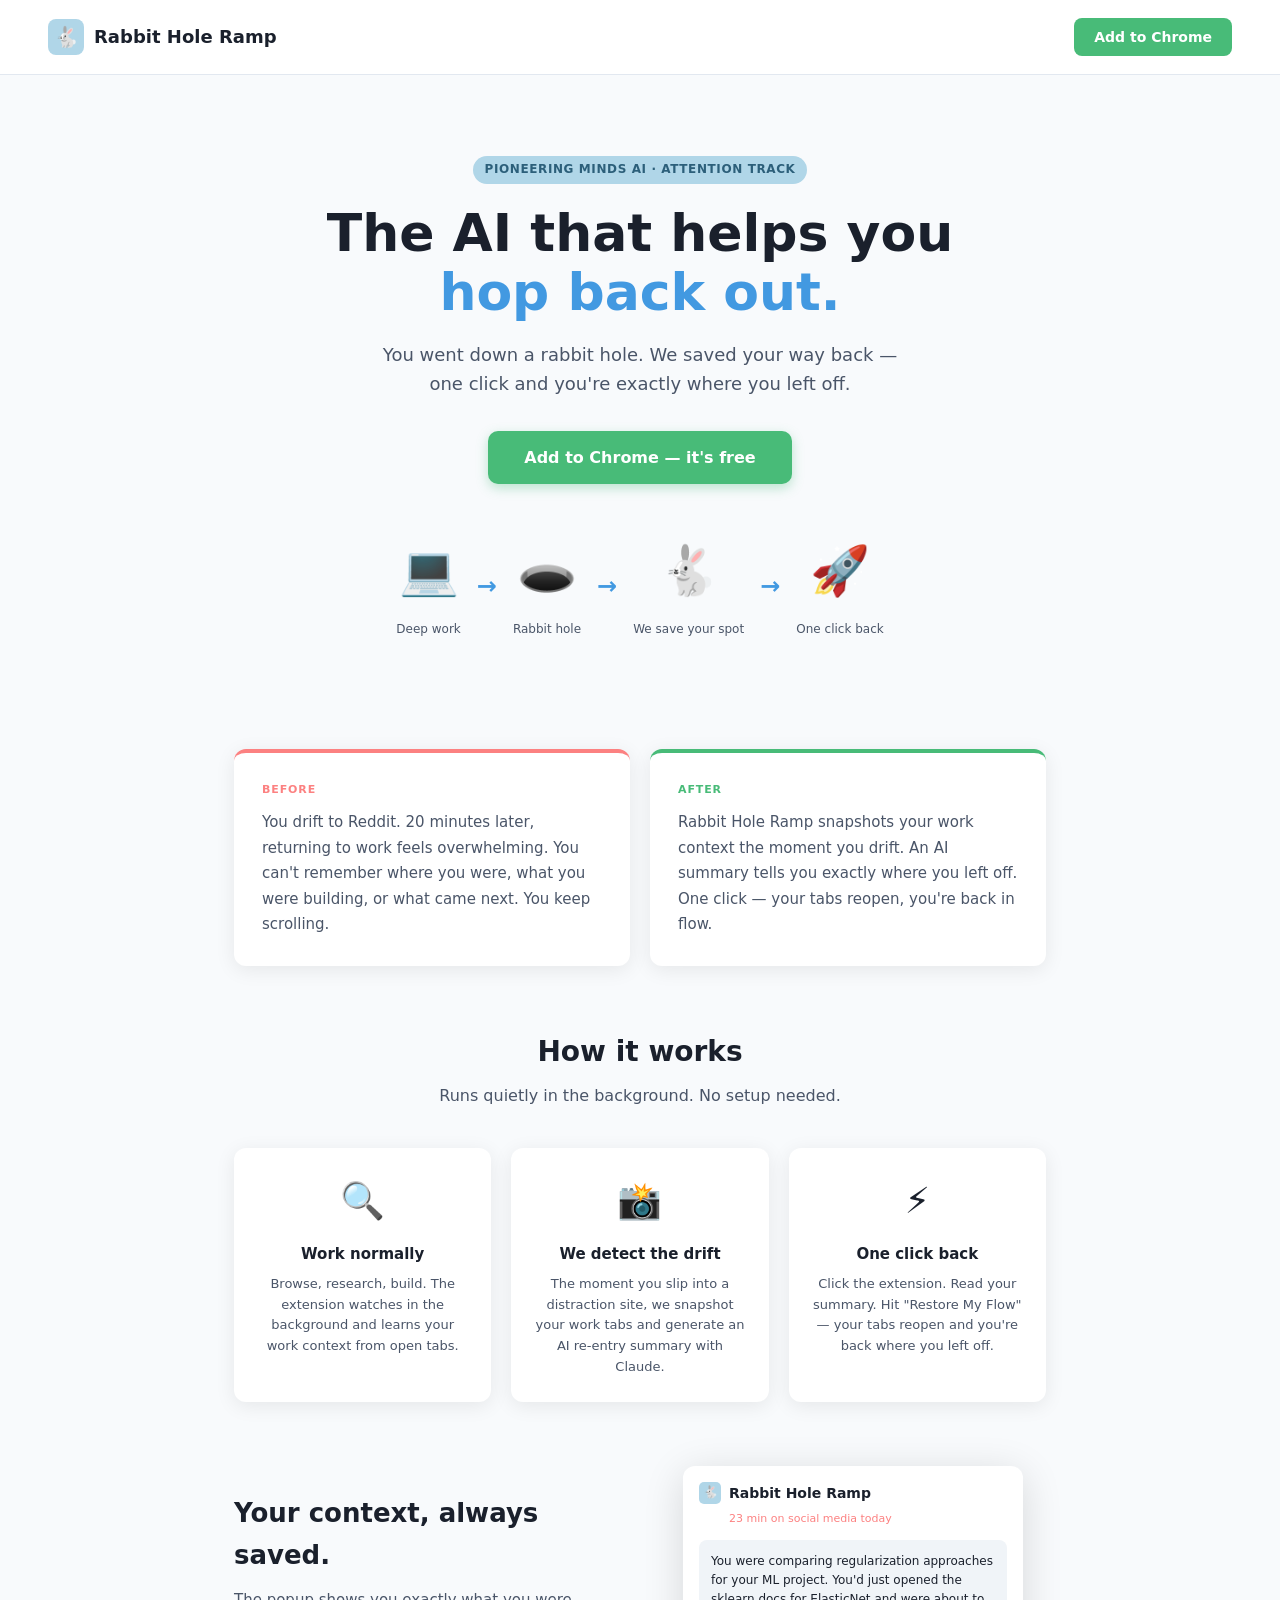
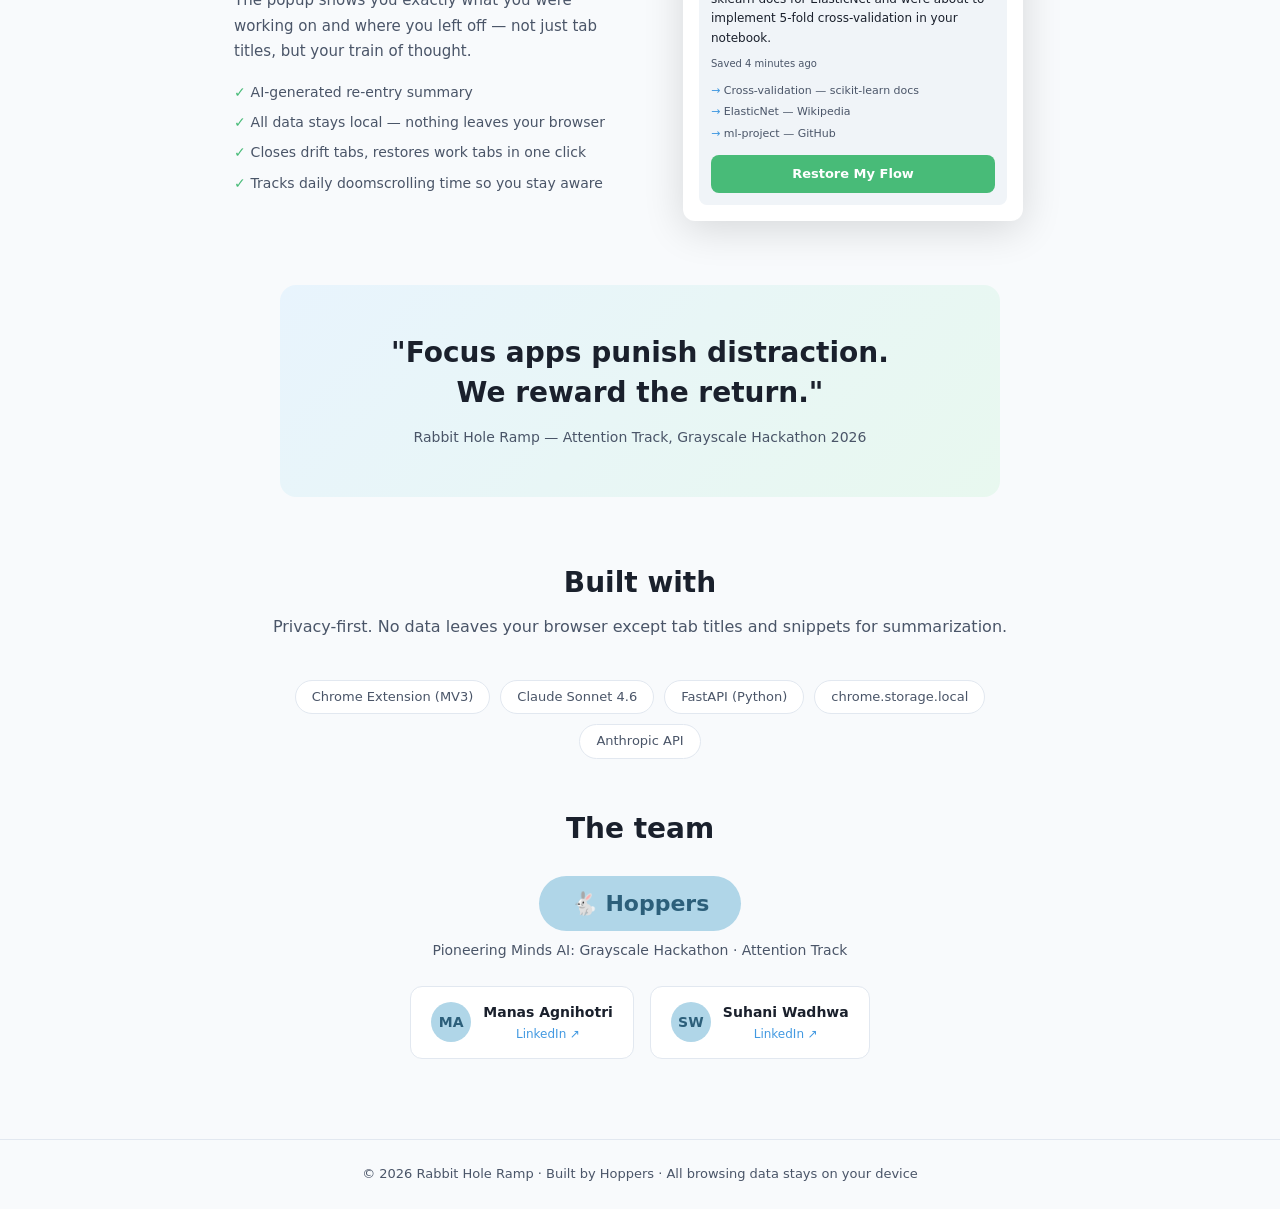
<file: landing/index.html>
<!DOCTYPE html>
<html lang="en">
<head>
  <meta charset="UTF-8" />
  <meta name="viewport" content="width=device-width, initial-scale=1.0" />
  <title>Rabbit Hole Ramp — Hop back to deep work</title>
  <style>
    :root {
      --bg: #f8fafc;
      --card-bg: #ffffff;
      --text: #1a202c;
      --text-secondary: #4a5568;
      --accent: #4299e1;
      --powder-blue: #b0d6e8;
      --cta: #48bb78;
      --cta-hover: #38a169;
      --danger: #fc8181;
      --border: #e2e8f0;
      --radius: 12px;
      --shadow: 0 4px 20px rgba(0,0,0,0.08);
    }

    * { box-sizing: border-box; margin: 0; padding: 0; }

    body {
      font-family: system-ui, -apple-system, sans-serif;
      background: var(--bg);
      color: var(--text);
      line-height: 1.6;
    }

    /* --- NAV --- */
    nav {
      display: flex;
      align-items: center;
      justify-content: space-between;
      padding: 18px 48px;
      background: var(--card-bg);
      border-bottom: 1px solid var(--border);
      position: sticky;
      top: 0;
      z-index: 100;
    }

    .nav-brand {
      display: flex;
      align-items: center;
      gap: 10px;
      font-weight: 700;
      font-size: 18px;
      color: var(--text);
      text-decoration: none;
    }

    .nav-icon {
      width: 36px;
      height: 36px;
      background: var(--powder-blue);
      border-radius: 8px;
      display: flex;
      align-items: center;
      justify-content: center;
      font-size: 20px;
    }

    .nav-cta {
      background: var(--cta);
      color: #fff;
      border: none;
      padding: 8px 20px;
      border-radius: 8px;
      font-size: 14px;
      font-weight: 600;
      cursor: pointer;
      text-decoration: none;
      transition: background 0.15s;
    }

    .nav-cta:hover { background: var(--cta-hover); }

    /* --- HERO --- */
    .hero {
      text-align: center;
      padding: 80px 24px 60px;
      max-width: 720px;
      margin: 0 auto;
    }

    .hero-badge {
      display: inline-block;
      background: var(--powder-blue);
      color: #2c5f7a;
      font-size: 12px;
      font-weight: 600;
      padding: 4px 12px;
      border-radius: 20px;
      margin-bottom: 20px;
      letter-spacing: 0.05em;
      text-transform: uppercase;
    }

    .hero h1 {
      font-size: clamp(32px, 5vw, 52px);
      font-weight: 800;
      line-height: 1.15;
      margin-bottom: 18px;
      color: var(--text);
    }

    .hero h1 span {
      color: var(--accent);
    }

    .hero p {
      font-size: 18px;
      color: var(--text-secondary);
      max-width: 520px;
      margin: 0 auto 32px;
    }

    .hero-cta {
      display: inline-block;
      background: var(--cta);
      color: #fff;
      padding: 14px 36px;
      border-radius: 10px;
      font-size: 16px;
      font-weight: 700;
      text-decoration: none;
      transition: background 0.15s, transform 0.1s;
      box-shadow: 0 4px 12px rgba(72,187,120,0.35);
    }

    .hero-cta:hover {
      background: var(--cta-hover);
      transform: translateY(-1px);
    }

    /* --- FLOW VISUAL --- */
    .flow-visual {
      display: flex;
      align-items: center;
      justify-content: center;
      gap: 16px;
      margin: 48px auto;
      max-width: 640px;
      flex-wrap: nowrap;
    }

    .flow-step {
      text-align: center;
    }

    .flow-emoji {
      font-size: 48px;
      display: block;
      margin-bottom: 6px;
    }

    .flow-label {
      font-size: 12px;
      color: var(--text-secondary);
      font-weight: 500;
    }

    .flow-arrow {
      font-size: 24px;
      color: var(--accent);
      font-weight: 700;
      flex-shrink: 0;
    }

    /* --- BEFORE/AFTER --- */
    .before-after {
      max-width: 860px;
      margin: 0 auto 64px;
      padding: 0 24px;
      display: grid;
      grid-template-columns: 1fr 1fr;
      gap: 20px;
    }

    @media (max-width: 600px) {
      .before-after { grid-template-columns: 1fr; }
    }

    .ba-card {
      background: var(--card-bg);
      border-radius: var(--radius);
      padding: 28px;
      box-shadow: var(--shadow);
      border-top: 4px solid var(--border);
    }

    .ba-card.after { border-top-color: var(--cta); }
    .ba-card.before { border-top-color: var(--danger); }

    .ba-label {
      font-size: 11px;
      font-weight: 700;
      text-transform: uppercase;
      letter-spacing: 0.08em;
      margin-bottom: 12px;
    }

    .ba-card.before .ba-label { color: var(--danger); }
    .ba-card.after .ba-label { color: var(--cta); }

    .ba-card p {
      font-size: 15px;
      color: var(--text-secondary);
      line-height: 1.7;
    }

    /* --- HOW IT WORKS --- */
    .section {
      max-width: 860px;
      margin: 0 auto 64px;
      padding: 0 24px;
    }

    .section-title {
      font-size: 28px;
      font-weight: 700;
      text-align: center;
      margin-bottom: 8px;
    }

    .section-subtitle {
      text-align: center;
      color: var(--text-secondary);
      margin-bottom: 40px;
      font-size: 16px;
    }

    .steps {
      display: grid;
      grid-template-columns: repeat(3, 1fr);
      gap: 20px;
    }

    @media (max-width: 600px) {
      .steps { grid-template-columns: 1fr; }
    }

    .step-card {
      background: var(--card-bg);
      border-radius: var(--radius);
      padding: 24px;
      box-shadow: var(--shadow);
      text-align: center;
    }

    .step-icon {
      font-size: 36px;
      margin-bottom: 12px;
      display: block;
    }

    .step-title {
      font-size: 15px;
      font-weight: 700;
      margin-bottom: 8px;
      color: var(--text);
    }

    .step-desc {
      font-size: 13px;
      color: var(--text-secondary);
      line-height: 1.6;
    }

    /* --- INSIGHT --- */
    .insight {
      background: linear-gradient(135deg, #e8f4fd 0%, #e8f8ef 100%);
      border-radius: 16px;
      padding: 48px 40px;
      text-align: center;
      max-width: 720px;
      margin: 0 auto 64px;
    }

    .insight blockquote {
      font-size: clamp(20px, 3vw, 28px);
      font-weight: 700;
      color: var(--text);
      line-height: 1.4;
      margin-bottom: 12px;
    }

    .insight cite {
      font-size: 14px;
      color: var(--text-secondary);
      font-style: normal;
    }

    /* --- POPUP PREVIEW --- */
    .preview-section {
      max-width: 860px;
      margin: 0 auto 64px;
      padding: 0 24px;
      display: grid;
      grid-template-columns: 1fr 1fr;
      gap: 40px;
      align-items: center;
    }

    @media (max-width: 640px) {
      .preview-section { grid-template-columns: 1fr; }
    }

    .preview-copy h2 {
      font-size: 26px;
      font-weight: 700;
      margin-bottom: 12px;
    }

    .preview-copy p {
      color: var(--text-secondary);
      font-size: 15px;
      line-height: 1.7;
      margin-bottom: 16px;
    }

    .preview-copy ul {
      list-style: none;
      display: flex;
      flex-direction: column;
      gap: 8px;
    }

    .preview-copy ul li {
      font-size: 14px;
      color: var(--text-secondary);
    }

    .preview-copy ul li::before {
      content: '✓ ';
      color: var(--cta);
      font-weight: 700;
    }

    /* Popup mockup */
    .popup-mockup {
      background: var(--card-bg);
      border-radius: var(--radius);
      box-shadow: 0 8px 40px rgba(0,0,0,0.14);
      padding: 16px;
      width: 100%;
      max-width: 340px;
      margin: 0 auto;
    }

    .mockup-header {
      display: flex;
      align-items: center;
      gap: 8px;
      margin-bottom: 6px;
    }

    .mockup-icon {
      width: 22px;
      height: 22px;
      background: var(--powder-blue);
      border-radius: 5px;
      display: flex;
      align-items: center;
      justify-content: center;
      font-size: 12px;
    }

    .mockup-title {
      font-weight: 700;
      font-size: 14px;
    }

    .mockup-stats {
      font-size: 11px;
      color: var(--danger);
      margin-left: 30px;
      margin-bottom: 12px;
      font-weight: 500;
    }

    .mockup-card {
      background: #f0f4f8;
      border-radius: 8px;
      padding: 12px;
    }

    .mockup-summary {
      font-size: 12px;
      line-height: 1.6;
      color: var(--text);
      margin-bottom: 8px;
    }

    .mockup-time {
      font-size: 10px;
      color: var(--text-secondary);
      margin-bottom: 8px;
    }

    .mockup-tabs {
      list-style: none;
      margin-bottom: 10px;
    }

    .mockup-tabs li {
      font-size: 11px;
      color: var(--text-secondary);
      padding: 2px 0;
      white-space: nowrap;
      overflow: hidden;
      text-overflow: ellipsis;
    }

    .mockup-tabs li::before {
      content: '→ ';
      color: var(--accent);
    }

    .mockup-btn {
      width: 100%;
      padding: 9px;
      background: var(--cta);
      color: #fff;
      border: none;
      border-radius: 8px;
      font-size: 13px;
      font-weight: 600;
      text-align: center;
    }

    /* --- TECH --- */
    .tech-pills {
      display: flex;
      flex-wrap: wrap;
      justify-content: center;
      gap: 10px;
      margin-top: 20px;
    }

    .pill {
      background: var(--card-bg);
      border: 1px solid var(--border);
      padding: 6px 16px;
      border-radius: 20px;
      font-size: 13px;
      color: var(--text-secondary);
      font-weight: 500;
    }

    /* --- TEAM --- */
    .team-section {
      text-align: center;
      max-width: 600px;
      margin: 0 auto 80px;
      padding: 0 24px;
    }

    .team-name {
      display: inline-block;
      background: var(--powder-blue);
      color: #2c5f7a;
      font-size: 22px;
      font-weight: 800;
      padding: 10px 32px;
      border-radius: 40px;
      margin: 16px 0 8px;
    }

    .team-track {
      font-size: 14px;
      color: var(--text-secondary);
      margin-bottom: 24px;
    }

    .team-cards {
      display: flex;
      justify-content: center;
      gap: 16px;
      flex-wrap: wrap;
      margin-top: 8px;
    }

    .team-card {
      display: flex;
      align-items: center;
      gap: 12px;
      background: var(--card-bg);
      border: 1px solid var(--border);
      border-radius: var(--radius);
      padding: 14px 20px;
      text-decoration: none;
      transition: box-shadow 0.15s, transform 0.1s;
      min-width: 200px;
    }

    .team-card:hover {
      box-shadow: var(--shadow);
      transform: translateY(-2px);
    }

    .team-avatar {
      width: 40px;
      height: 40px;
      background: var(--powder-blue);
      border-radius: 50%;
      display: flex;
      align-items: center;
      justify-content: center;
      font-weight: 700;
      font-size: 14px;
      color: #2c5f7a;
      flex-shrink: 0;
    }

    .team-member-name {
      font-size: 14px;
      font-weight: 600;
      color: var(--text);
    }

    .team-linkedin {
      font-size: 12px;
      color: var(--accent);
      margin-top: 2px;
    }

    /* --- FOOTER --- */
    footer {
      text-align: center;
      padding: 24px;
      border-top: 1px solid var(--border);
      font-size: 13px;
      color: var(--text-secondary);
    }
  </style>
</head>
<body>

  <!-- NAV -->
  <nav>
    <a class="nav-brand" href="#">
      <div class="nav-icon">🐇</div>
      Rabbit Hole Ramp
    </a>
    <a class="nav-cta" href="#">Add to Chrome</a>
  </nav>

  <!-- HERO -->
  <section class="hero">
    <div class="hero-badge">Pioneering Minds AI · Attention Track</div>
    <h1>The AI that helps you<br/><span>hop back out.</span></h1>
    <p>You went down a rabbit hole. We saved your way back — one click and you're exactly where you left off.</p>
    <a class="hero-cta" href="#">Add to Chrome — it's free</a>

    <div class="flow-visual">
      <div class="flow-step">
        <span class="flow-emoji">💻</span>
        <span class="flow-label">Deep work</span>
      </div>
      <div class="flow-arrow">→</div>
      <div class="flow-step">
        <span class="flow-emoji">🕳️</span>
        <span class="flow-label">Rabbit hole</span>
      </div>
      <div class="flow-arrow">→</div>
      <div class="flow-step">
        <span class="flow-emoji">🐇</span>
        <span class="flow-label">We save your spot</span>
      </div>
      <div class="flow-arrow">→</div>
      <div class="flow-step">
        <span class="flow-emoji">🚀</span>
        <span class="flow-label">One click back</span>
      </div>
    </div>
  </section>

  <!-- BEFORE / AFTER -->
  <div class="before-after">
    <div class="ba-card before">
      <div class="ba-label">Before</div>
      <p>You drift to Reddit. 20 minutes later, returning to work feels overwhelming. You can't remember where you were, what you were building, or what came next. You keep scrolling.</p>
    </div>
    <div class="ba-card after">
      <div class="ba-label">After</div>
      <p>Rabbit Hole Ramp snapshots your work context the moment you drift. An AI summary tells you exactly where you left off. One click — your tabs reopen, you're back in flow.</p>
    </div>
  </div>

  <!-- HOW IT WORKS -->
  <div class="section">
    <h2 class="section-title">How it works</h2>
    <p class="section-subtitle">Runs quietly in the background. No setup needed.</p>
    <div class="steps">
      <div class="step-card">
        <span class="step-icon">🔍</span>
        <div class="step-title">Work normally</div>
        <p class="step-desc">Browse, research, build. The extension watches in the background and learns your work context from open tabs.</p>
      </div>
      <div class="step-card">
        <span class="step-icon">📸</span>
        <div class="step-title">We detect the drift</div>
        <p class="step-desc">The moment you slip into a distraction site, we snapshot your work tabs and generate an AI re-entry summary with Claude.</p>
      </div>
      <div class="step-card">
        <span class="step-icon">⚡</span>
        <div class="step-title">One click back</div>
        <p class="step-desc">Click the extension. Read your summary. Hit "Restore My Flow" — your tabs reopen and you're back where you left off.</p>
      </div>
    </div>
  </div>

  <!-- POPUP PREVIEW -->
  <div class="preview-section">
    <div class="preview-copy">
      <h2>Your context, always saved.</h2>
      <p>The popup shows you exactly what you were working on and where you left off — not just tab titles, but your train of thought.</p>
      <ul>
        <li>AI-generated re-entry summary</li>
        <li>All data stays local — nothing leaves your browser</li>
        <li>Closes drift tabs, restores work tabs in one click</li>
        <li>Tracks daily doomscrolling time so you stay aware</li>
      </ul>
    </div>
    <div class="popup-mockup">
      <div class="mockup-header">
        <div class="mockup-icon">🐇</div>
        <span class="mockup-title">Rabbit Hole Ramp</span>
      </div>
      <div class="mockup-stats">23 min on social media today</div>
      <div class="mockup-card">
        <p class="mockup-summary">You were comparing regularization approaches for your ML project. You'd just opened the sklearn docs for ElasticNet and were about to implement 5-fold cross-validation in your notebook.</p>
        <div class="mockup-time">Saved 4 minutes ago</div>
        <ul class="mockup-tabs">
          <li>Cross-validation — scikit-learn docs</li>
          <li>ElasticNet — Wikipedia</li>
          <li>ml-project — GitHub</li>
        </ul>
        <div class="mockup-btn">Restore My Flow</div>
      </div>
    </div>
  </div>

  <!-- INSIGHT -->
  <div class="section">
    <div class="insight">
      <blockquote>"Focus apps punish distraction.<br/>We reward the return."</blockquote>
      <cite>Rabbit Hole Ramp — Attention Track, Grayscale Hackathon 2026</cite>
    </div>
  </div>

  <!-- TECH STACK -->
  <div class="section" style="text-align:center; margin-bottom: 48px;">
    <h2 class="section-title">Built with</h2>
    <p class="section-subtitle">Privacy-first. No data leaves your browser except tab titles and snippets for summarization.</p>
    <div class="tech-pills">
      <span class="pill">Chrome Extension (MV3)</span>
      <span class="pill">Claude Sonnet 4.6</span>
      <span class="pill">FastAPI (Python)</span>
      <span class="pill">chrome.storage.local</span>
      <span class="pill">Anthropic API</span>
    </div>
  </div>

  <!-- TEAM -->
  <div class="team-section">
    <h2 class="section-title">The team</h2>
    <div class="team-name">🐇 Hoppers</div>
    <p class="team-track">Pioneering Minds AI: Grayscale Hackathon · Attention Track</p>
    <div class="team-cards">
      <a class="team-card" href="https://www.linkedin.com/in/manas-agnihotri" target="_blank">
        <div class="team-avatar">MA</div>
        <div class="team-info">
          <div class="team-member-name">Manas Agnihotri</div>
          <div class="team-linkedin">LinkedIn ↗</div>
        </div>
      </a>
      <a class="team-card" href="https://www.linkedin.com/in/suhaniwadhwa24" target="_blank">
        <div class="team-avatar">SW</div>
        <div class="team-info">
          <div class="team-member-name">Suhani Wadhwa</div>
          <div class="team-linkedin">LinkedIn ↗</div>
        </div>
      </a>
    </div>
  </div>

  <!-- FOOTER -->
  <footer>
    © 2026 Rabbit Hole Ramp · Built by Hoppers · All browsing data stays on your device
  </footer>

</body>
</html>
</file>
